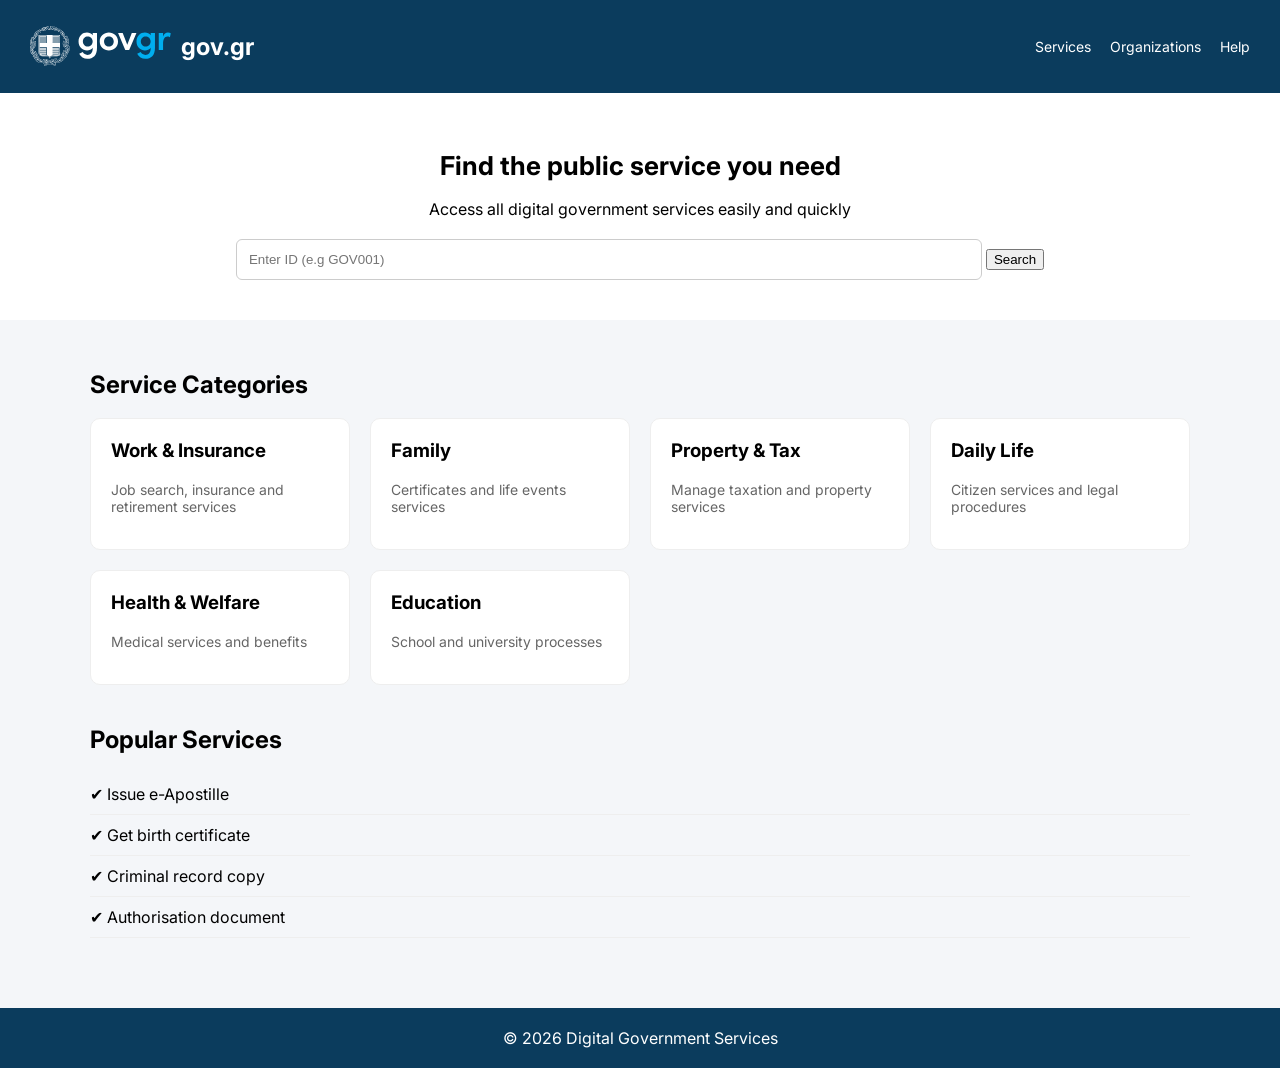
<file: index.html>
<!DOCTYPE html>
<html lang="en">
<head>
<meta charset="UTF-8">
<meta name="viewport" content="width=device-width, initial-scale=1.0">
<title>Digital Government Portal</title>

<link href="https://fonts.googleapis.com/css2?family=Inter:wght@300;400;600&display=swap" rel="stylesheet">

<style>
body {
  margin: 0;
  font-family: 'Inter', sans-serif;
  background: #f4f6f9;
}

/* NAVBAR */
.navbar {
  background: #0b3c5d;
  color: white;
  padding: 12px 30px;
  display: flex;
  justify-content: space-between;
  align-items: center;
}

.logo {
  display: flex;
  align-items: center;
}

.logo img {
  height: 40px;
  margin-right: 10px;
}

.navbar a {
  color: white;
  text-decoration: none;
  margin-left: 15px;
  font-size: 14px;
}

/* HERO */
.hero {
  background: white;
  padding: 40px;
  text-align: center;
}

.hero h1 {
  font-size: 26px;
}

.search-box {
  margin-top: 20px;
}

.search-box input {
  width: 60%;
  padding: 12px;
  border-radius: 6px;
  border: 1px solid #ccc;
}

/* CATEGORIES */
.container {
  max-width: 1100px;
  margin: auto;
  padding: 30px;
}

.grid {
  display: grid;
  grid-template-columns: repeat(auto-fit, minmax(250px, 1fr));
  gap: 20px;
}

.card {
  background: white;
  padding: 20px;
  border-radius: 10px;
  border: 1px solid #eee;
}

.card h3 {
  margin-top: 0;
}

.card p {
  color: #666;
  font-size: 14px;
}

/* SERVICES */
.services {
  margin-top: 40px;
}

.service-item {
  padding: 10px 0;
  border-bottom: 1px solid #eee;
}

/* FOOTER */
.footer {
  background: #0b3c5d;
  color: white;
  text-align: center;
  padding: 20px;
  margin-top: 40px;
}
</style>
</head>

<body>

<!-- NAVBAR -->
<div class="navbar">
  <div class="logo">
    <img src="images/logo.svg">
    <h2>gov.gr</h2>
  </div>
  <div>
    <a href="#">Services</a>
    <a href="#">Organizations</a>
    <a href="#">Help</a>
  </div>
</div>

<!-- HERO -->
<div class="hero">
  <h1>Find the public service you need</h1>
  <p>Access all digital government services easily and quickly</p>

  <div class="search-box">
    <input id="searchInput" type="text" placeholder="Enter ID (e.g GOV001)">
<button onclick="goSearch()" class="btn">Search</button>
  </div>
</div>

<!-- CATEGORIES -->
<div class="container">
  <h2>Service Categories</h2>

  <div class="grid">

    <div class="card">
      <h3>Work & Insurance</h3>
      <p>Job search, insurance and retirement services</p>
    </div>

    <div class="card">
      <h3>Family</h3>
      <p>Certificates and life events services</p>
    </div>

    <div class="card">
      <h3>Property & Tax</h3>
      <p>Manage taxation and property services</p>
    </div>

    <div class="card">
      <h3>Daily Life</h3>
      <p>Citizen services and legal procedures</p>
    </div>

    <div class="card">
      <h3>Health & Welfare</h3>
      <p>Medical services and benefits</p>
    </div>

    <div class="card">
      <h3>Education</h3>
      <p>School and university processes</p>
    </div>

  </div>

  <!-- POPULAR SERVICES -->
  <div class="services">
    <h2>Popular Services</h2>

    <div class="service-item">✔ Issue e-Apostille</div>
    <div class="service-item">✔ Get birth certificate</div>
    <div class="service-item">✔ Criminal record copy</div>
    <div class="service-item">✔ Authorisation document</div>
  </div>

</div>

<!-- FOOTER -->
<div class="footer">
  © 2026 Digital Government Services
</div>
<script src="script.js"></script>
</body>
</html>
</file>
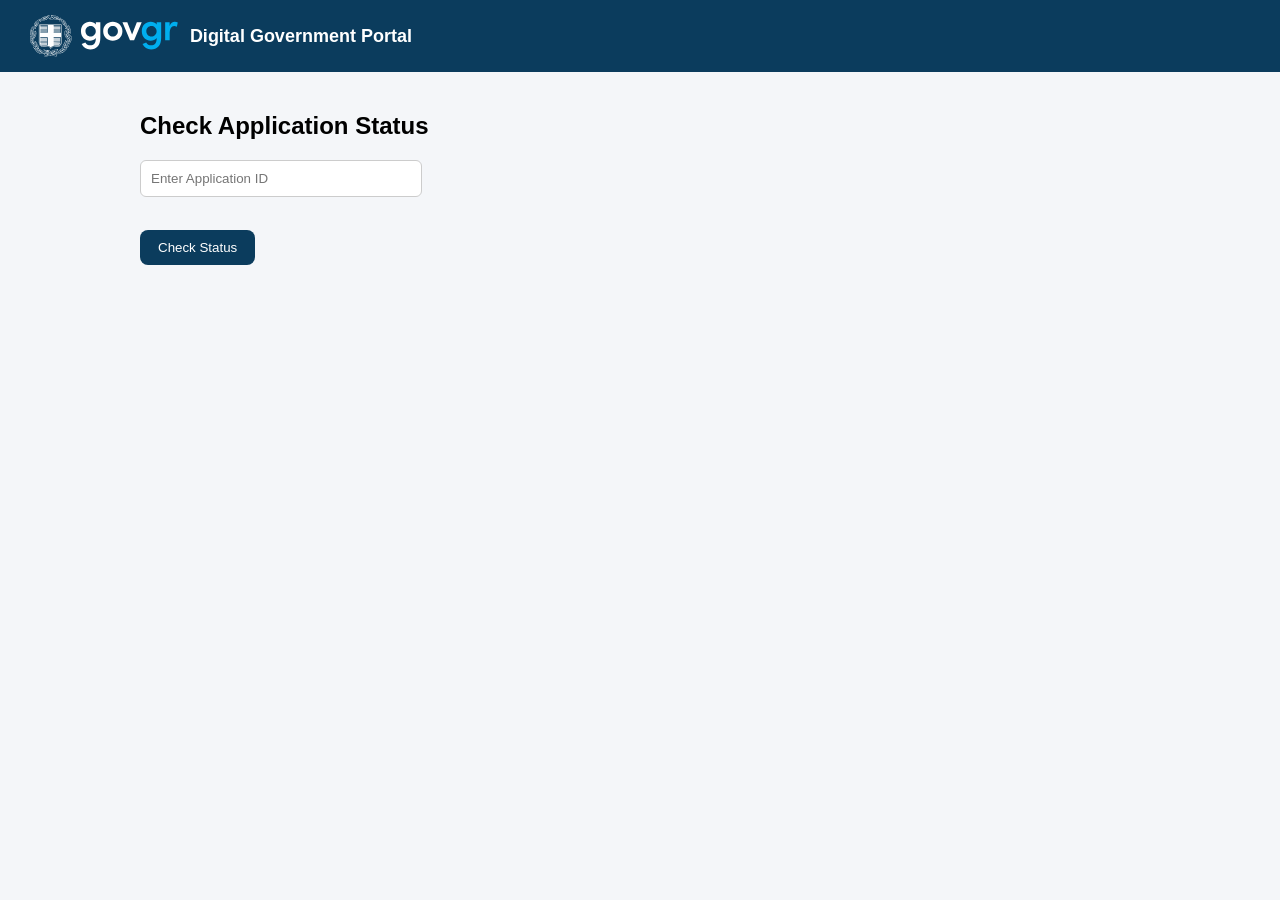
<file: status.html>
<!DOCTYPE html>
<html>
<head>
<title>Application Status</title>
<link rel="stylesheet" href="style.css">
</head>
<body>

<div class="navbar">
  <div class="logo">
    <img src="images/logo.svg">
    <h1>Digital Government Portal</h1>
  </div>
</div>

<div class="container">
  <h2>Check Application Status</h2>

  <input type="text" id="appId" placeholder="Enter Application ID">
  <br><br>

  <button onclick="checkStatus()" class="btn">Check Status</button>

  <div id="result" style="margin-top:20px;"></div>
</div>

<script src="script.js"></script>
</body>
</html>
</file>
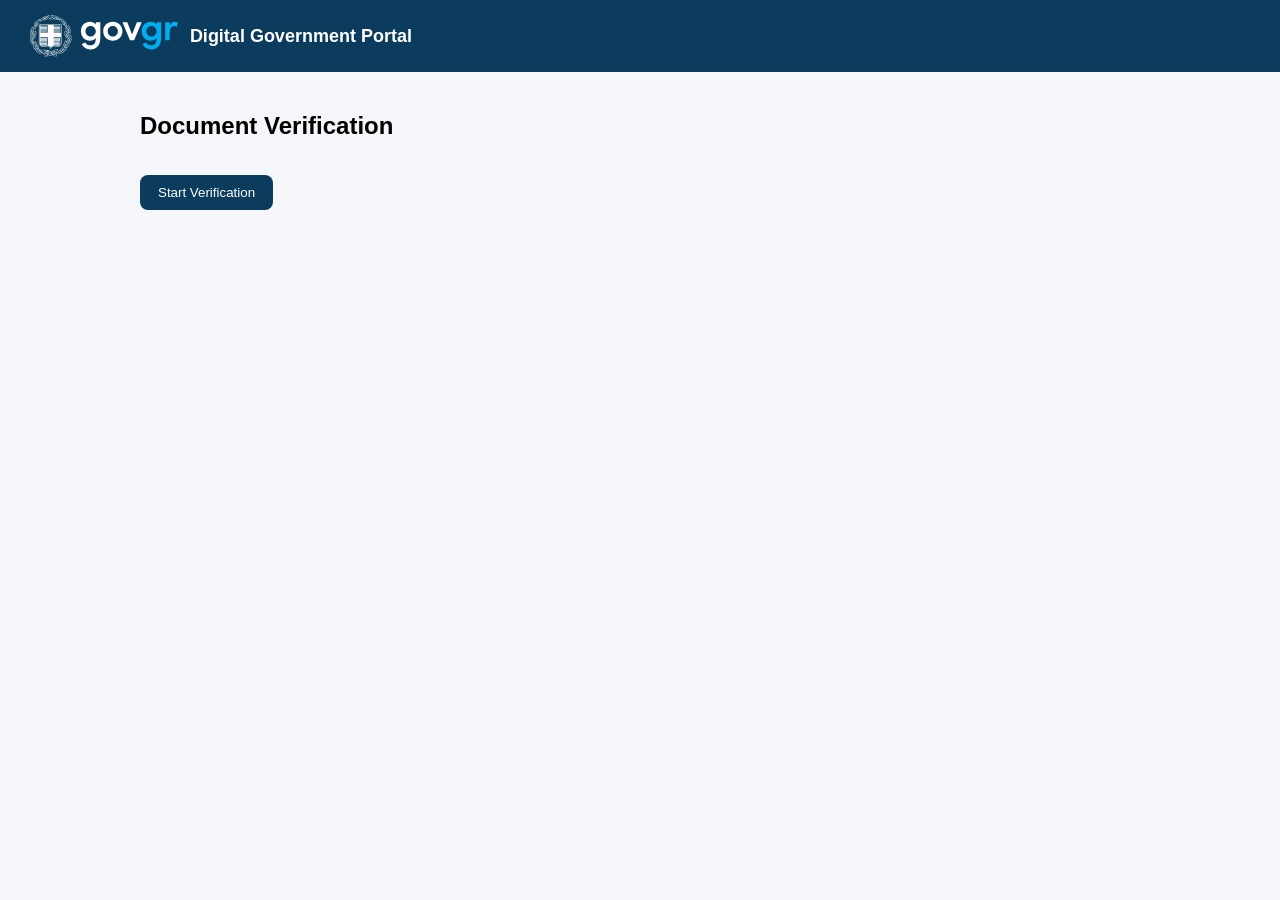
<file: verify.html>
<!DOCTYPE html>
<html>
<head>
<title>Verification</title>
<link rel="stylesheet" href="style.css">
</head>
<body>

<div class="navbar">
  <div class="logo">
    <img src="images/logo.svg">
    <h1>Digital Government Portal</h1>
  </div>
</div>

<div class="container">
  <h2>Document Verification</h2>

  <button onclick="startVerification()" class="btn">
    Start Verification
  </button>

  <div id="loader" style="margin-top:20px; display:none;">
    ⏳ Loading verification...
  </div>
</div>

<script src="script.js"></script>
</body>
</html>
</file>
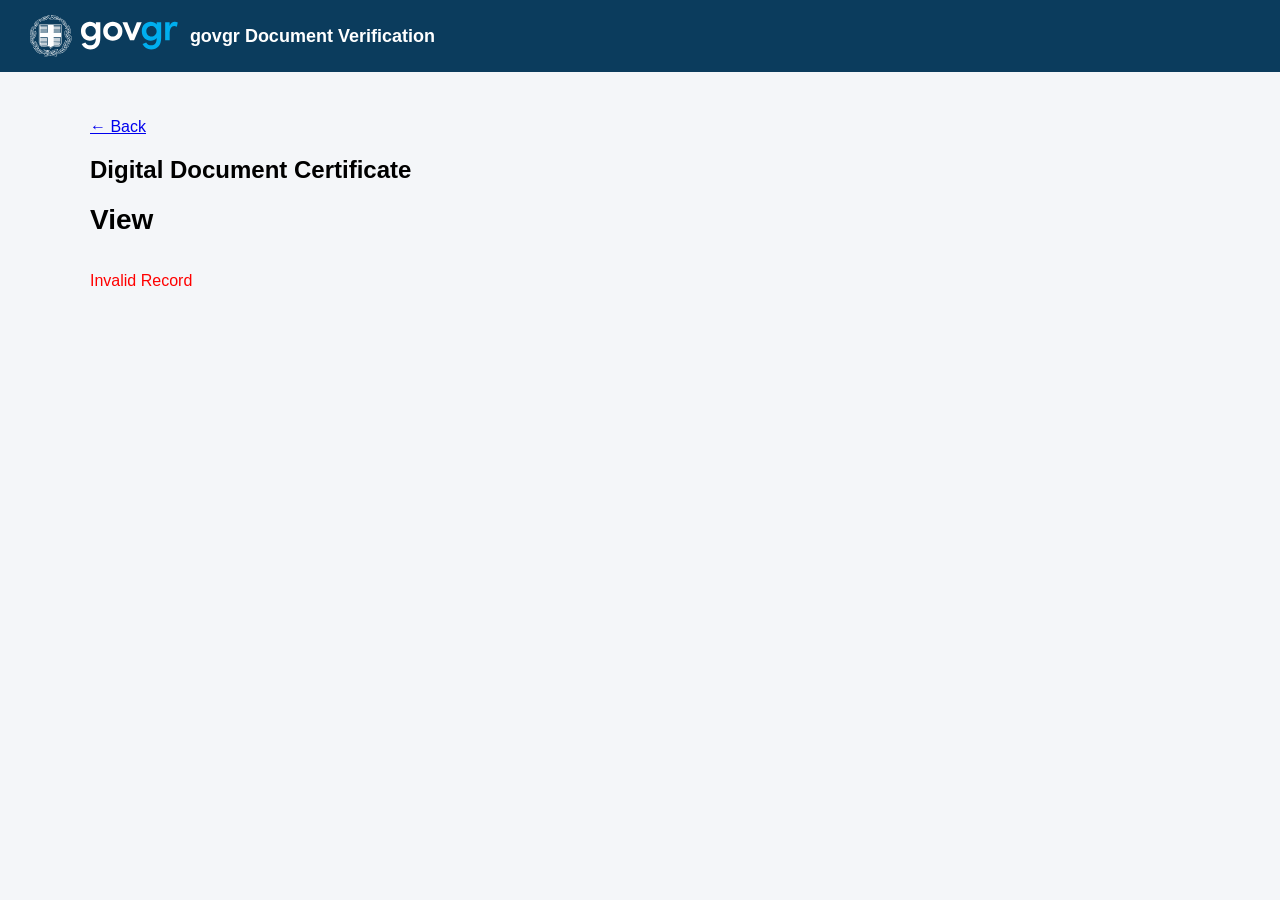
<file: view.html>
<!DOCTYPE html>
<html>
<head>
<title>Document Verification</title>
<link rel="stylesheet" href="style.css">

<style>
.page {
  max-width: 1100px;
  margin: auto;
  padding: 30px;
}

.title {
  font-size: 28px;
  font-weight: 600;
  margin-bottom: 20px;
}

.section {
  display: flex;
  justify-content: space-between;
}

.left { width: 60%; }
.right { width: 30%; }

.row {
  display: flex;
  justify-content: space-between;
  border-bottom: 1px solid #ddd;
  padding: 8px 0;
  font-size: 14px;
}

.label { font-weight: 600; color: #333; }
.value { color: #555; }

.qrbox {
  text-align: center;
}

.qrbox img {
  width: 150px;
  border: 4px solid black;
  padding: 5px;
}

.small-title {
  font-weight: 600;
  margin-top: 20px;
}

.storage-btn {
  background: #1e7d4f;
  color: white;
  padding: 10px 20px;
  border-radius: 4px;
  margin-top: 10px;
  display: inline-block;
  text-decoration: none;
  border: none;
  cursor: pointer;
}
</style>

</head>

<body>

<!-- NAVBAR -->
<div class="navbar">
  <div class="logo">
    <img src="images/logo.svg">
    <h1>govgr Document Verification</h1>
  </div>
</div>

<div class="page">

  <p><a href="index.html">← Back</a></p>

  <h2>Digital Document Certificate</h2>
  <div class="title">View</div>

  <div class="section">
    <div class="left" id="dataBox"></div>
    <div class="right" id="qrBox"></div>
  </div>

</div>

<!-- DATA -->
<script src="data.js"></script>
<script>
// GET ID FROM URL
const params = new URLSearchParams(window.location.search);
const id = params.get("id");

const user = users[id];
console.log("ID:", id);
console.log("USER:", user);
const dataBox = document.getElementById("dataBox");
const qrBox = document.getElementById("qrBox");

if (user) {

  // LEFT SIDE (FULL DATA)
  dataBox.innerHTML = `
    <div class="small-title">Signatory's Details</div>

    <div class="row"><span class="label">Name</span><span class="value">${user.name || "-"}</span></div>
    <div class="row"><span class="label">Surname</span><span class="value">${user.surname || "-"}</span></div>
    <div class="row"><span class="label">Father's Name</span><span class="value">${user.father || "-"}</span></div>
    <div class="row"><span class="label">Mother's Name</span><span class="value">${user.mother || "-"}</span></div>
    <div class="row"><span class="label">Tax Number</span><span class="value">${user.tax || "-"}</span></div>
    <div class="row"><span class="label">Date of Birth</span><span class="value">${user.dob || "-"}</span></div>

    <div class="small-title">Signature details</div>
    <div class="row"><span class="label">Date of Signature</span><span class="value">${user.signatureDate || "-"}</span></div>
    <div class="row"><span class="label">Issue Date</span><span class="value">${user.issueDate || "-"}</span></div>
  `;

  // UNIQUE QR LINK
  const uniqueLink = window.location.origin + window.location.pathname + "?id=" + user.id;

  // RIGHT SIDE
  qrBox.innerHTML = `
    <div class="qrbox">
      <img src="https://api.qrserver.com/v1/create-qr-code/?size=150x150&data=${uniqueLink}">
    </div>

    <div class="small-title">Verification code</div>
    <p>${user.verificationCode || user.id}</p>

    <div class="small-title">Status</div>
    <p>${user.status || "The document was issued"}</p>

    <div class="small-title">Standard</div>
    <p>${user.standard || "GNISIO-YP0GRAFIS"}</p>

    <div class="small-title">Document issue date</div>
    <p>${user.issueDate || "-"}</p>

    <div class="small-title">Save to your archive</div>
    <button class="storage-btn" onclick="downloadFile('${user.certificate}')">
      Storage
    </button>
  `;

} else {
  dataBox.innerHTML = `<p style="color:red;">Invalid Record</p>`;
}

// SMART DOWNLOAD FUNCTION
  function downloadFile(file) {
  fetch(file, { method: 'HEAD' })
    .then(response => {
      if (response.ok) {
        window.location.href = file;
      } else {
        alert("❌ File not found for this user");
      }
    })
    .catch(() => {
      alert("❌ File not found for this user");
    });
}
</script>

</body>
</html>
</file>
<file: style.css>
body {
  margin: 0;
  font-family: 'Inter', sans-serif;
  background: #f4f6f9;
}

/* NAVBAR */
.navbar {
  background: #0b3c5d;
  color: white;
  padding: 15px 30px;
  display: flex;
  justify-content: space-between;
  align-items: center;
}

/* LOGO */
.logo {
  display: flex;
  align-items: center;
}

.logo img {
  height: 42px;
  margin-right: 12px;
}

.logo h1 {
  font-size: 18px;
  margin: 0;
  color: white;
}

.navbar a {
  color: white;
  text-decoration: none;
  margin-left: 15px;
  font-size: 14px;
}

/* HERO */
.hero {
  background: white;
  padding: 40px;
  text-align: center;
  border-bottom: 1px solid #ddd;
}

/* CONTAINER */
.container {
  max-width: 1000px;
  margin: auto;
  padding: 20px;
}

/* GRID */
.grid {
  display: grid;
  grid-template-columns: repeat(auto-fit, minmax(280px, 1fr));
  gap: 20px;
}

/* CARD */
.card {
  background: white;
  padding: 20px;
  border-radius: 12px;
  box-shadow: 0 4px 12px rgba(0,0,0,0.08);
}

.card p {
  color: #555;
}

/* STATUS */
.status {
  display: inline-block;
  padding: 5px 10px;
  background: #e6f4ea;
  color: #2e7d32;
  border-radius: 6px;
  font-size: 12px;
}

/* BUTTON */
.btn {
  display: inline-block;
  margin-top: 15px;
  padding: 10px 18px;
  background: #0b3c5d;
  color: white;
  border-radius: 8px;
  text-decoration: none;
  border: none;
  cursor: pointer;
}

.btn:hover {
  background: #092c45;
}

/* INPUT */
input {
  padding: 10px;
  width: 260px;
  border-radius: 6px;
  border: 1px solid #ccc;
}

/* QR */
.qr {
  text-align: center;
  margin-top: 40px;
}

.qr img {
  width: 120px;
}

/* FOOTER */
.footer {
  text-align: center;
  padding: 20px;
  color: #777;
}
</file>
